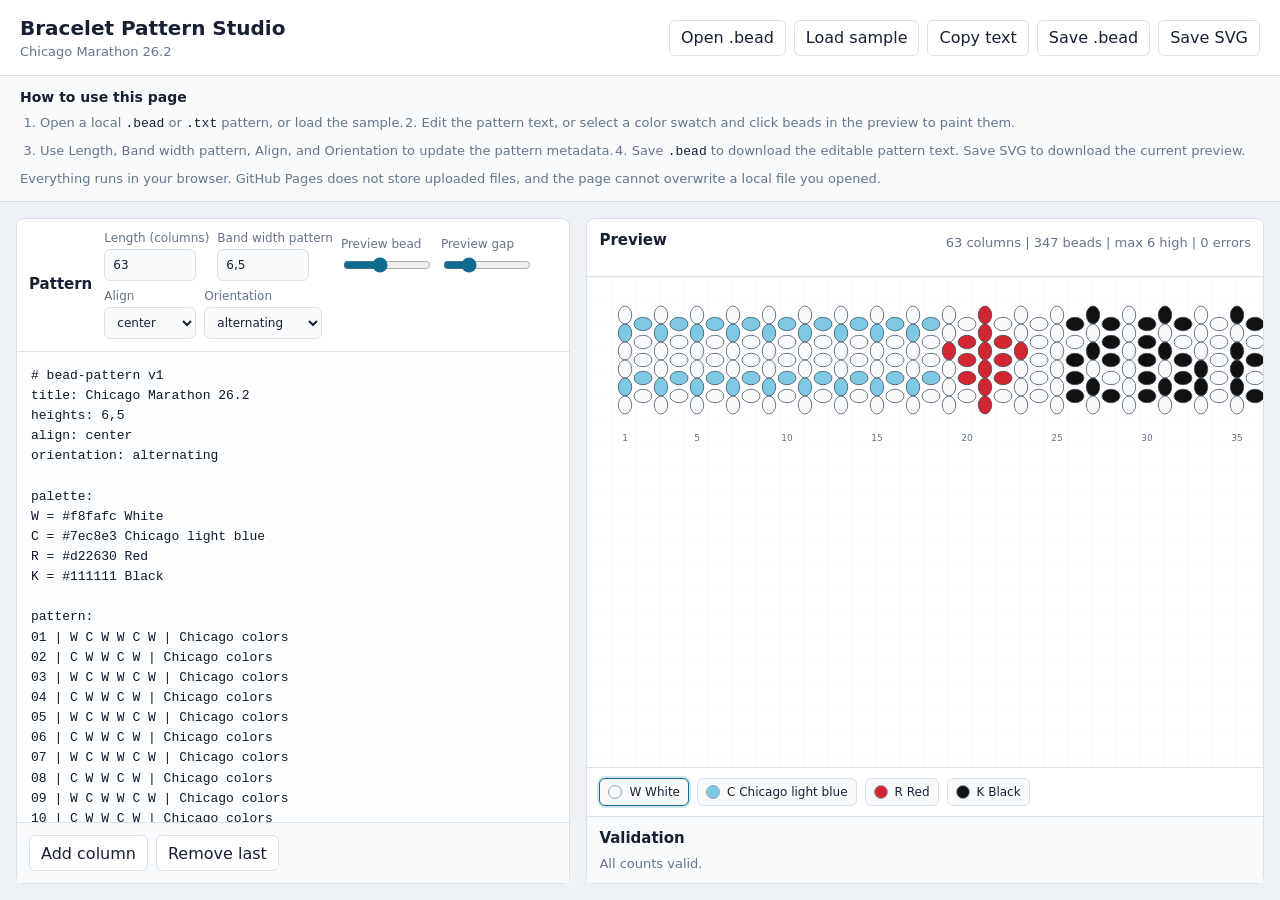
<file: index.html>
<!doctype html>
<html lang="en">
  <head>
    <meta charset="utf-8">
    <meta name="viewport" content="width=device-width, initial-scale=1">
    <meta http-equiv="refresh" content="0; url=web/">
    <title>Bracelet Pattern Studio</title>
    <style>
      body {
        margin: 0;
        min-height: 100vh;
        display: grid;
        place-items: center;
        background: #eef2f6;
        color: #172033;
        font-family: ui-sans-serif, system-ui, -apple-system, BlinkMacSystemFont, "Segoe UI", sans-serif;
      }

      a {
        color: #0f6b8f;
      }
    </style>
  </head>
  <body>
    <p><a href="web/">Open Bracelet Pattern Studio</a></p>
  </body>
</html>
</file>
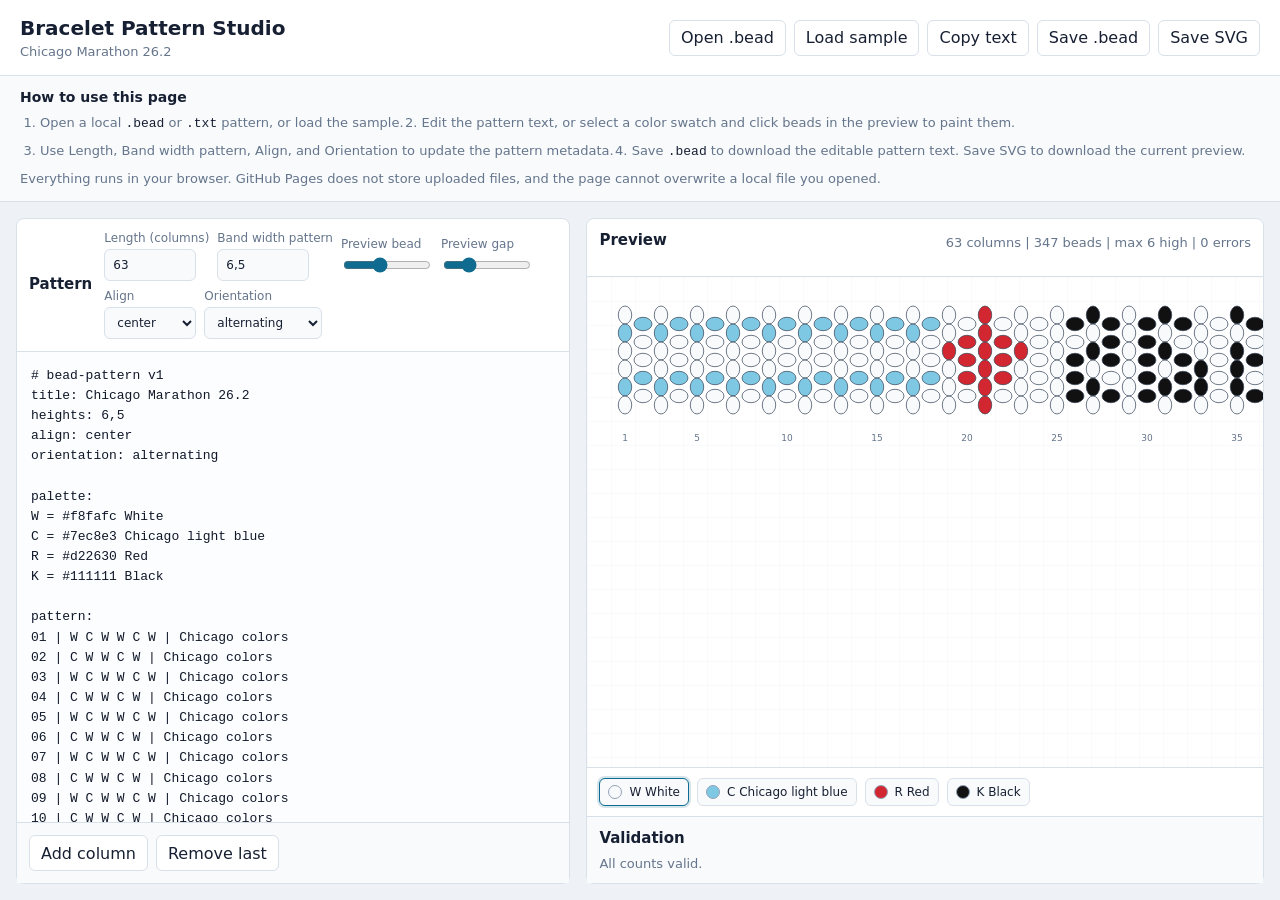
<file: web/index.html>
<!doctype html>
<html lang="en">
  <head>
    <meta charset="utf-8">
    <meta name="viewport" content="width=device-width, initial-scale=1">
    <title>Bracelet Pattern Studio</title>
    <link rel="stylesheet" href="styles.css">
    <script src="app.js" defer></script>
  </head>
  <body>
    <main class="shell">
      <header class="topbar">
        <div class="title-block">
          <h1>Bracelet Pattern Studio</h1>
          <div id="patternTitle" class="subtitle">Untitled pattern</div>
        </div>
        <div class="actions" aria-label="File actions">
          <button id="openPatternButton" type="button" title="Open a local .bead or .txt pattern file">Open .bead</button>
          <input id="fileInput" class="hidden-input" type="file" accept=".bead,.txt,text/plain">
          <button id="sampleButton" type="button" title="Load the built-in Chicago Marathon sample">Load sample</button>
          <button id="copyButton" type="button" title="Copy the editable pattern text">Copy text</button>
          <button id="downloadPatternButton" type="button" title="Save the editable pattern text">Save .bead</button>
          <button id="downloadSvgButton" type="button" title="Save the rendered preview">Save SVG</button>
        </div>
      </header>

      <section class="howto" aria-labelledby="howtoTitle">
        <h2 id="howtoTitle">How to use this page</h2>
        <ol>
          <li>Open a local <code>.bead</code> or <code>.txt</code> pattern, or load the sample.</li>
          <li>Edit the pattern text, or select a color swatch and click beads in the preview to paint them.</li>
          <li>Use Length, Band width pattern, Align, and Orientation to update the pattern metadata.</li>
          <li>Save <code>.bead</code> to download the editable pattern text. Save SVG to download the current preview.</li>
        </ol>
        <p>Everything runs in your browser. GitHub Pages does not store uploaded files, and the page cannot overwrite a local file you opened.</p>
      </section>

      <section class="workspace">
        <section class="editor-pane" aria-label="Pattern editor">
          <div class="panel-header">
            <h2>Pattern</h2>
            <div class="controls">
              <label>
                Length (columns)
                <input id="lengthInput" type="number" inputmode="numeric" min="1" step="1" autocomplete="off" value="63">
              </label>
              <label>
                Band width pattern
                <input id="heightsInput" type="text" inputmode="numeric" autocomplete="off" value="6,5">
              </label>
              <label>
                Preview bead
                <input id="beadSizeInput" type="range" min="8" max="28" value="16">
              </label>
              <label>
                Preview gap
                <input id="gapInput" type="range" min="0" max="8" value="2">
              </label>
              <label>
                Align
                <select id="alignInput">
                  <option value="center">center</option>
                  <option value="top">top</option>
                  <option value="bottom">bottom</option>
                </select>
              </label>
              <label>
                Orientation
                <select id="orientationInput">
                  <option value="alternating">alternating</option>
                  <option value="horizontal">horizontal</option>
                  <option value="vertical">vertical</option>
                </select>
              </label>
            </div>
          </div>
          <textarea id="patternInput" spellcheck="false" aria-label="Pattern text"></textarea>
          <div class="editor-actions">
            <button id="addColumnButton" type="button">Add column</button>
            <button id="removeColumnButton" type="button">Remove last</button>
          </div>
        </section>

        <section class="preview-pane" aria-label="Pattern preview">
          <div class="panel-header preview-header">
            <h2>Preview</h2>
            <div id="stats" class="stats">0 columns</div>
          </div>
          <div class="preview-scroll">
            <svg id="previewSvg" role="img" aria-label="Bracelet bead preview"></svg>
          </div>
          <div id="legend" class="legend" aria-label="Color legend"></div>
          <section class="validation" aria-label="Validation">
            <h2>Validation</h2>
            <ul id="issues"></ul>
          </section>
        </section>
      </section>
    </main>
  </body>
</html>
</file>
<file: web/styles.css>
:root {
  color-scheme: light;
  --bg: #eef2f6;
  --surface: #ffffff;
  --surface-2: #f8fafc;
  --text: #172033;
  --muted: #65758b;
  --line: #d8e0ea;
  --blue: #66b9dc;
  --red: #d22630;
  --black: #111827;
  --focus: #0f6b8f;
}

* {
  box-sizing: border-box;
}

body {
  margin: 0;
  background: var(--bg);
  color: var(--text);
  font-family: Inter, ui-sans-serif, system-ui, -apple-system, BlinkMacSystemFont, "Segoe UI", sans-serif;
}

button,
input,
select,
textarea {
  font: inherit;
}

button,
.button {
  min-height: 36px;
  border: 1px solid var(--line);
  border-radius: 6px;
  background: var(--surface);
  color: var(--text);
  padding: 7px 11px;
  cursor: pointer;
  white-space: nowrap;
}

button:hover,
.button:hover {
  border-color: #9db3c7;
  background: #f7fbff;
}

button:focus-visible,
input:focus-visible,
select:focus-visible,
textarea:focus-visible,
.button:focus-within {
  outline: 2px solid var(--focus);
  outline-offset: 2px;
}

.shell {
  min-height: 100vh;
  display: grid;
  grid-template-rows: auto auto 1fr;
}

.topbar {
  display: flex;
  gap: 16px;
  align-items: center;
  justify-content: space-between;
  padding: 16px 20px;
  border-bottom: 1px solid var(--line);
  background: var(--surface);
}

.title-block {
  min-width: 220px;
}

h1,
h2 {
  margin: 0;
  letter-spacing: 0;
}

h1 {
  font-size: 20px;
  line-height: 1.2;
}

h2 {
  font-size: 15px;
  line-height: 1.3;
}

.subtitle,
.stats {
  margin-top: 4px;
  color: var(--muted);
  font-size: 13px;
}

.actions,
.controls,
.editor-actions {
  display: flex;
  flex-wrap: wrap;
  gap: 8px;
  align-items: center;
}

.howto {
  display: grid;
  gap: 8px;
  padding: 12px 20px;
  border-bottom: 1px solid var(--line);
  background: var(--surface-2);
}

.howto h2 {
  font-size: 14px;
}

.howto ol {
  display: flex;
  flex-wrap: wrap;
  gap: 8px 18px;
  margin: 0;
  padding-left: 20px;
}

.howto li,
.howto p {
  margin: 0;
  color: var(--muted);
  font-size: 13px;
  line-height: 1.45;
}

.howto code {
  color: var(--text);
  font-family: "SFMono-Regular", Consolas, "Liberation Mono", Menlo, monospace;
}

.file-button {
  position: relative;
  overflow: hidden;
}

.file-button input {
  position: absolute;
  inset: 0;
  opacity: 0;
  cursor: pointer;
}

.hidden-input {
  display: none;
}

.workspace {
  min-height: 0;
  display: grid;
  grid-template-columns: minmax(360px, 0.9fr) minmax(420px, 1.1fr);
  gap: 16px;
  padding: 16px;
}

.editor-pane,
.preview-pane {
  min-width: 0;
  min-height: 0;
  display: grid;
  grid-template-rows: auto 1fr auto;
  border: 1px solid var(--line);
  border-radius: 8px;
  background: var(--surface);
}

.preview-pane {
  grid-template-rows: auto minmax(260px, 1fr) auto auto;
}

.panel-header {
  display: flex;
  gap: 12px;
  align-items: center;
  justify-content: space-between;
  min-height: 58px;
  padding: 12px;
  border-bottom: 1px solid var(--line);
}

.preview-header {
  align-items: flex-start;
}

.controls label {
  display: grid;
  gap: 4px;
  color: var(--muted);
  font-size: 12px;
}

.controls input[type="text"],
.controls input[type="number"],
.controls select {
  width: 92px;
  min-height: 32px;
  border: 1px solid var(--line);
  border-radius: 6px;
  padding: 5px 8px;
  background: var(--surface-2);
  color: var(--text);
}

#orientationInput {
  width: 118px;
}

.controls input[type="range"] {
  width: 88px;
  accent-color: var(--focus);
}

textarea {
  width: 100%;
  min-height: 420px;
  resize: none;
  border: 0;
  padding: 14px;
  background: #fbfdff;
  color: #101828;
  font-family: "SFMono-Regular", Consolas, "Liberation Mono", Menlo, monospace;
  font-size: 13px;
  line-height: 1.55;
  white-space: pre;
  overflow: auto;
}

.editor-actions {
  padding: 12px;
  border-top: 1px solid var(--line);
  background: var(--surface-2);
}

.preview-scroll {
  min-width: 0;
  min-height: 260px;
  overflow: auto;
  padding: 16px;
  background:
    linear-gradient(#f8fafc 1px, transparent 1px),
    linear-gradient(90deg, #f8fafc 1px, transparent 1px),
    #ffffff;
  background-size: 24px 24px;
}

svg {
  display: block;
  min-width: 100%;
  height: auto;
}

.legend {
  display: flex;
  flex-wrap: wrap;
  gap: 8px;
  align-items: center;
  padding: 10px 12px;
  border-top: 1px solid var(--line);
}

.legend-item {
  display: inline-flex;
  gap: 7px;
  align-items: center;
  min-height: 28px;
  padding: 3px 8px;
  border: 1px solid var(--line);
  border-radius: 6px;
  background: var(--surface-2);
  color: var(--text);
  font-size: 12px;
}

.legend-item.selected {
  border-color: var(--focus);
  box-shadow: 0 0 0 2px rgba(15, 107, 143, 0.18);
}

.swatch {
  width: 14px;
  height: 14px;
  border: 1px solid #94a3b8;
  border-radius: 50%;
  flex: 0 0 auto;
}

.bead {
  cursor: pointer;
}

.bead:hover,
.bead:focus {
  stroke: var(--focus);
  stroke-width: 2;
}

.validation {
  padding: 12px;
  border-top: 1px solid var(--line);
  background: var(--surface-2);
}

.validation ul {
  margin: 8px 0 0;
  padding: 0;
  list-style: none;
}

.validation li {
  margin-top: 6px;
  color: var(--muted);
  font-size: 13px;
}

.validation li.error {
  color: #b42318;
}

.validation li.warning {
  color: #946200;
}

@media (max-width: 960px) {
  .topbar {
    align-items: flex-start;
    flex-direction: column;
  }

  .workspace {
    grid-template-columns: 1fr;
  }

  textarea {
    min-height: 360px;
  }
}

@media (max-width: 560px) {
  .workspace {
    padding: 10px;
  }

  .howto {
    padding: 12px 10px;
  }

  .panel-header {
    align-items: flex-start;
    flex-direction: column;
  }

  .actions,
  .controls,
  .editor-actions {
    width: 100%;
  }

  button,
  .button {
    flex: 1 1 auto;
  }
}
</file>
